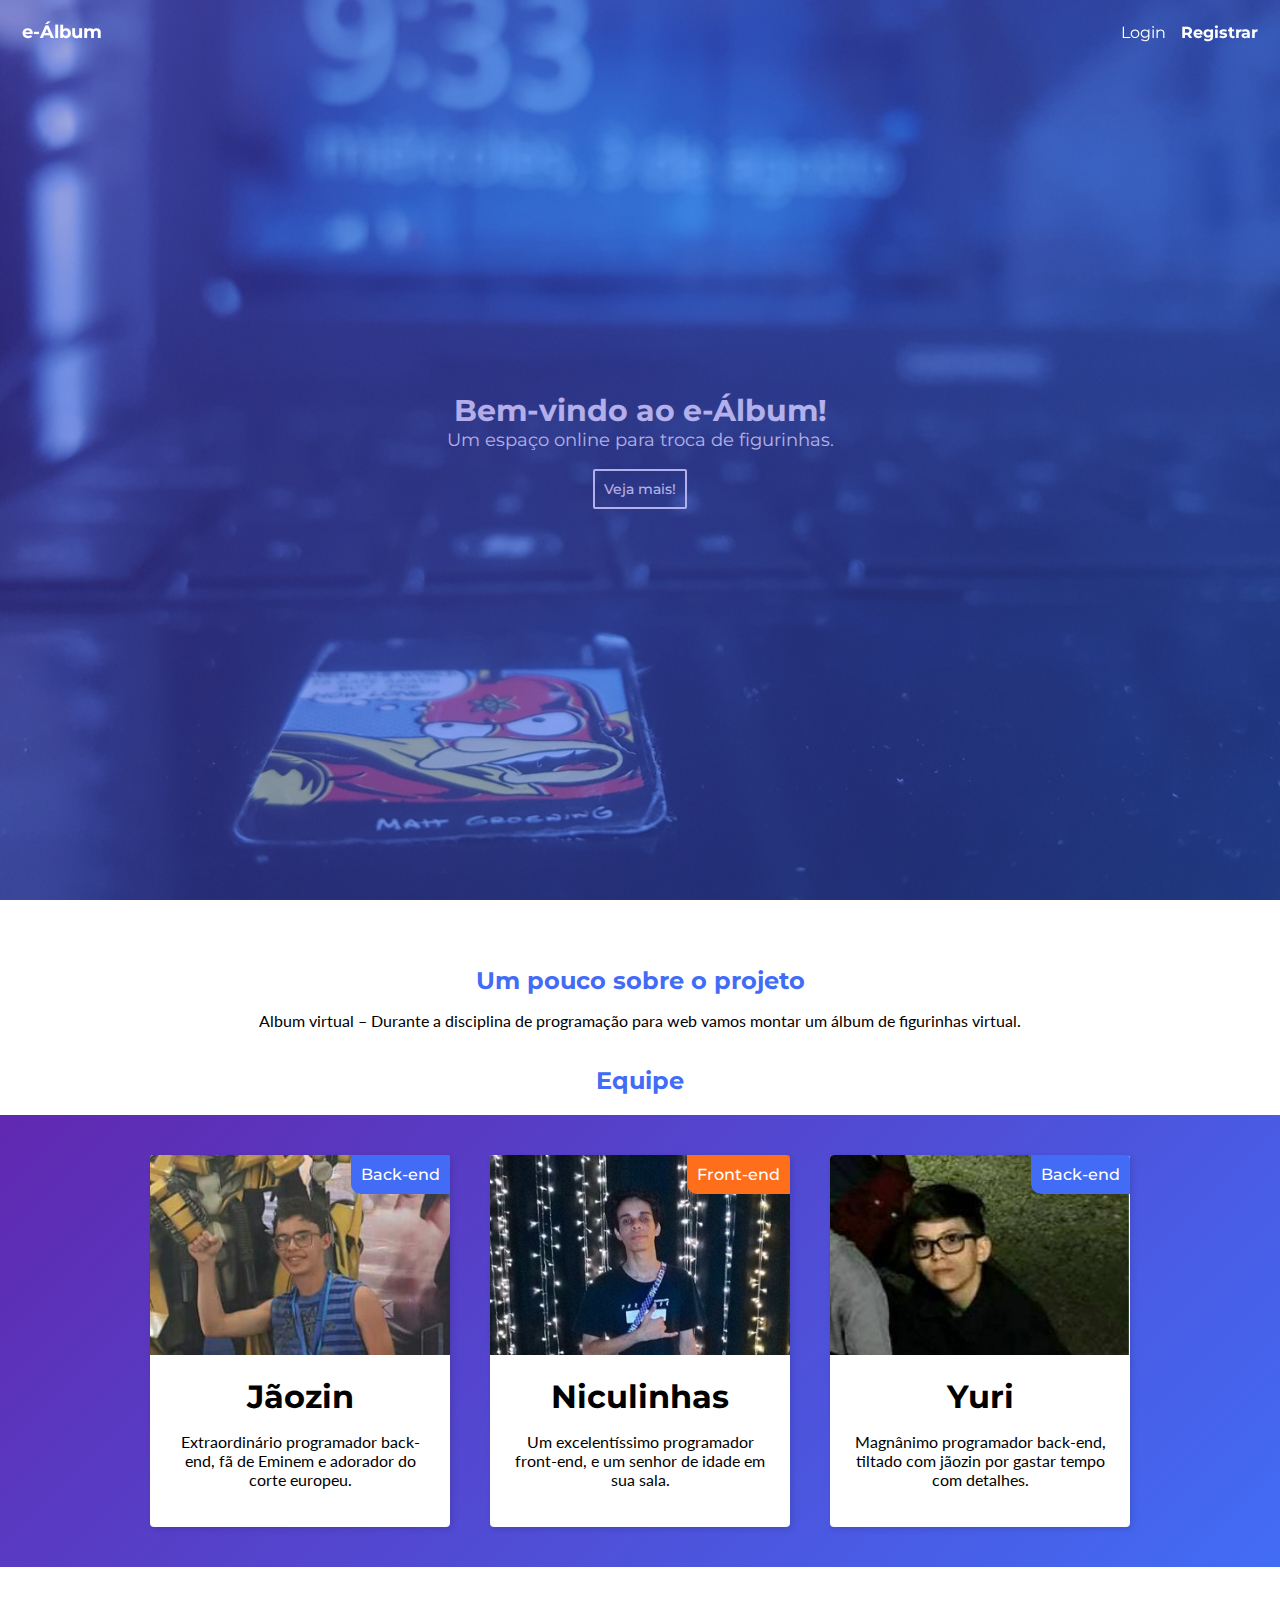
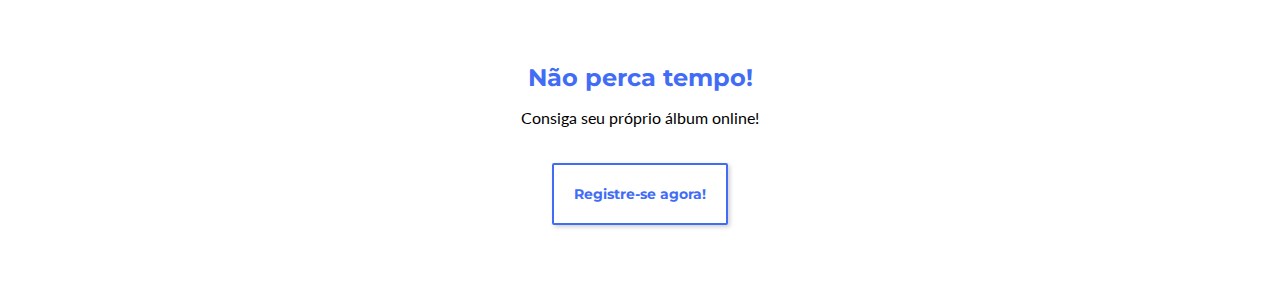
<file: index.html>
<!DOCTYPE html>
<html lang="pt-br">
<head>
    <meta charset="UTF-8">
    <meta name="viewport" content="width=device-width, initial-scale=1.0">
    <meta http-equiv="X-UA-Compatible" content="ie=edge">
    <link rel="shortcut icon" href="./icon/icon.png">
    <title>e-Álbum</title>
    <link rel="stylesheet" href="./css/index.css">
    <link rel="stylesheet" href="./css/animate.css">
    <link rel="stylesheet" href="./css/loading/nprogress.css">
</head>
<body>
    
    <main class="main-wrapper">
        <nav class="menu-bar">
            <span class="menu-home">e-Álbum</span>
            <div class="menu-account">
                <span class="menu-login"><a href="./pages/login.html">Login</a></span>
                <span class="menu-register"><a href="./pages/register.html">Registrar</a></span>
            </div>
        </nav>

        <section class="header">
            <div class="degrade"></div>
            <h1 class="header-title animated fadeInDown">Bem-vindo ao e-Álbum!</h1>
            <span class="header-subtitle animated fadeInUp">Um espaço online para troca de figurinhas.</span>
            <button class="header-cta animated fadeInUp"><a class="see-more" href="#bout">Veja mais!</a></button>
        </section>

        <section class="bout" id="bout">
            <h1 class="bout-title">Um pouco sobre o projeto</h1>
            <p class="bout-paragraph">Album virtual – Durante a disciplina de programação para web
                vamos montar um álbum de figurinhas virtual.</p>
            <h1 class="bout-subtitle">Equipe</h1>
            <div class="cards-row">
                <div class="bout-cards animated fade-first">
                        <div class="bout-card-avatar joaozin">
                            <div class="back-end">Back-end</div>
                        </div>
                        <div class="bout-card-content">
                            <h1 class="bout-card-title">Jãozin</h1>
                            <p>Extraordinário programador back-end, fã de Eminem e adorador do corte europeu.</p>
                        </div>
                </div>
                <div class="bout-cards animated fade-second">
                        <div class="bout-card-avatar niculinha">
                            <div class="front-end">Front-end</div>
                        </div>
                        <div class="bout-card-content">
                            <h1 class="bout-card-title">Niculinhas</h1>
                            <p>Um excelentíssimo programador front-end, e um senhor de idade em sua sala.</p>
                        </div>
                </div>
                <div class="bout-cards animated fade-last">
                        <div class="bout-card-avatar yuri">
                            <div class="back-end">Back-end</div>
                        </div>
                        <div class="bout-card-content">
                            <h1 class="bout-card-title">Yuri</h1>
                            <p>Magnânimo programador back-end, tiltado com jãozin por gastar tempo com detalhes.</p>
                        </div>
                </div>
            </div>
            <h1 class="bout-title-register">Não perca tempo!</h1>
            <p class="bout-paragraph">Consiga seu próprio álbum online!</p>
            <a class="bout-cta animated pulse infinite slower" href="./pages/register.html">Registre-se agora!</a>
        </section>
    </main>

    <script src="https://ajax.googleapis.com/ajax/libs/jquery/3.4.1/jquery.min.js"></script>
    <script src="./js/jquery.navpoints.js"></script>
    <script src="./js/parallaxie.js"></script>
    <script src="./js/nprogress.js"></script>
    <script src="./js/index.js"></script>
</body>
</html>
</file>
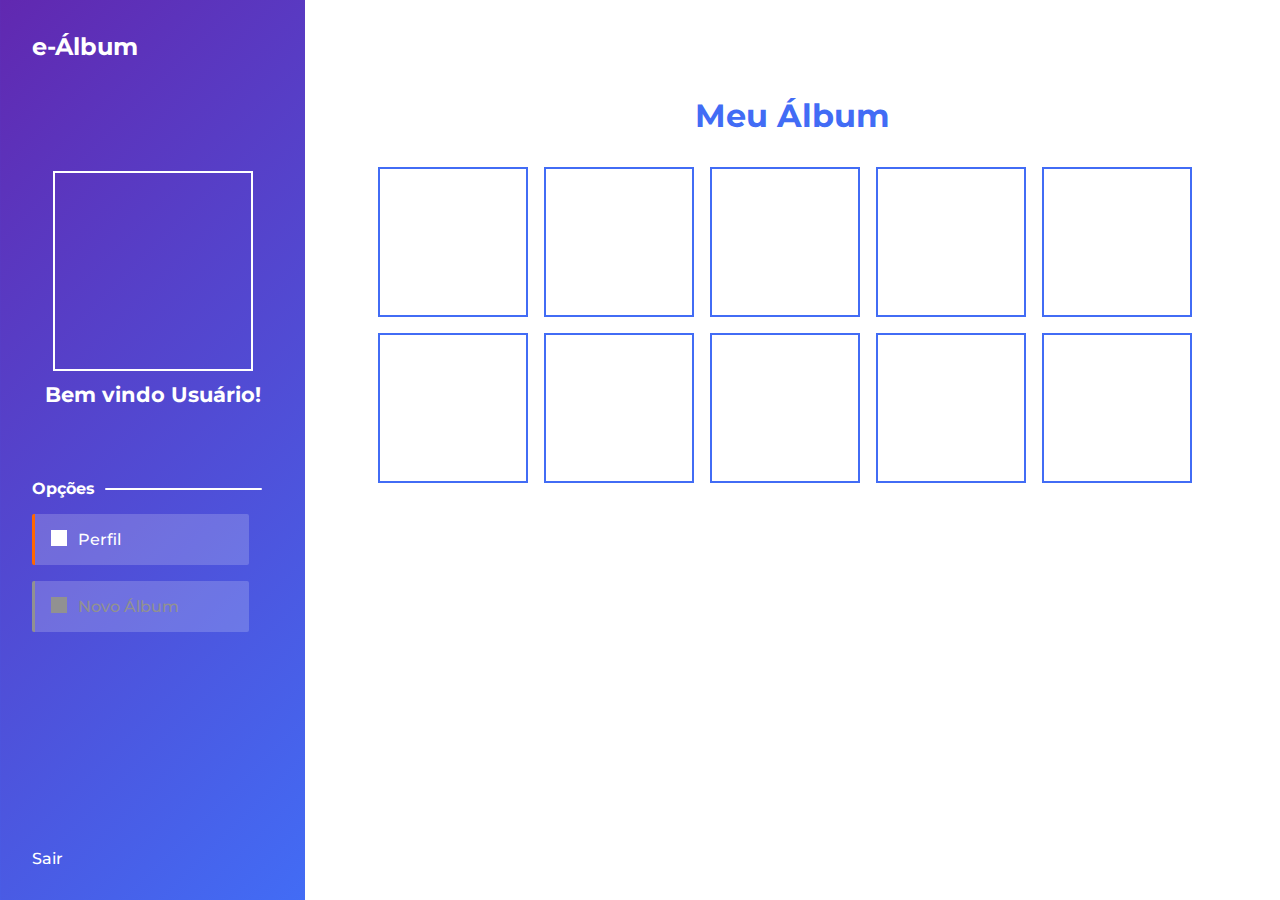
<file: pages/album.html>
<!DOCTYPE html>
<html lang="pt-br">
<head>
    <meta charset="UTF-8">
    <meta name="viewport" content="width=device-width, initial-scale=1.0">
    <meta http-equiv="X-UA-Compatible" content="ie=edge">
    <title>Bem vindo X</title> <!-- X = usuario logado (Session PHP) -->
    <link rel="shortcut icon" href="./icon/icon.png">
    <link rel="stylesheet" href="../css/album.css">
</head>
<body>
    <main class="wrapper">
        <nav class="side-menu">
            <h1 class="album-logo">e-Álbum</h1>
            <div class="profile-data">
                <div class="profile-img"></div>
                <h2 class="profile-welcome">Bem vindo Usuário!</h2><!-- Usuário = usuário logado (Session PHP) -->
            </div>
            <div class="options-menu">
                <h4 class="options-title">Opções</h4>
                <div class="options-btn">
                    <div class="options-btn-icon"></div>
                    <span class="options-btn-label">Perfil</span>
                </div>
                <div class="options-btn-disabled">
                    <div class="options-btn-icon"></div>
                    <span class="options-btn-label">Novo Álbum</span> <!-- pode ser útil no futuro
                                                                                por enquanto ta desabled -->
                </div>
            </div>
            <span class="log-out"><a href="php/controllers/logout.php">Sair</a></span> <!-- Session destroy aqui -->
        </nav>
        <section class="page-content">
            <div class="album">
                <h1 class="album-title">
                    Meu Álbum <!--  Muda o nome durante a criação de um novo album 
                                    (no futuro vai ser de seleções, dai esse titulo
                                    vão ser o nome das seleções) -->
                </h1>
                <div class="stickers-wrapper">
                    <div class="sticker"></div>
                    <div class="sticker"></div>
                    <div class="sticker"></div>
                    <div class="sticker"></div>
                    <div class="sticker"></div>
                    <div class="sticker"></div>
                    <div class="sticker"></div>
                    <div class="sticker"></div>
                    <div class="sticker"></div>
                    <div class="sticker"></div>
                </div>
            </div>
        </section>
    </main>
    
</body>
</html>
</file>
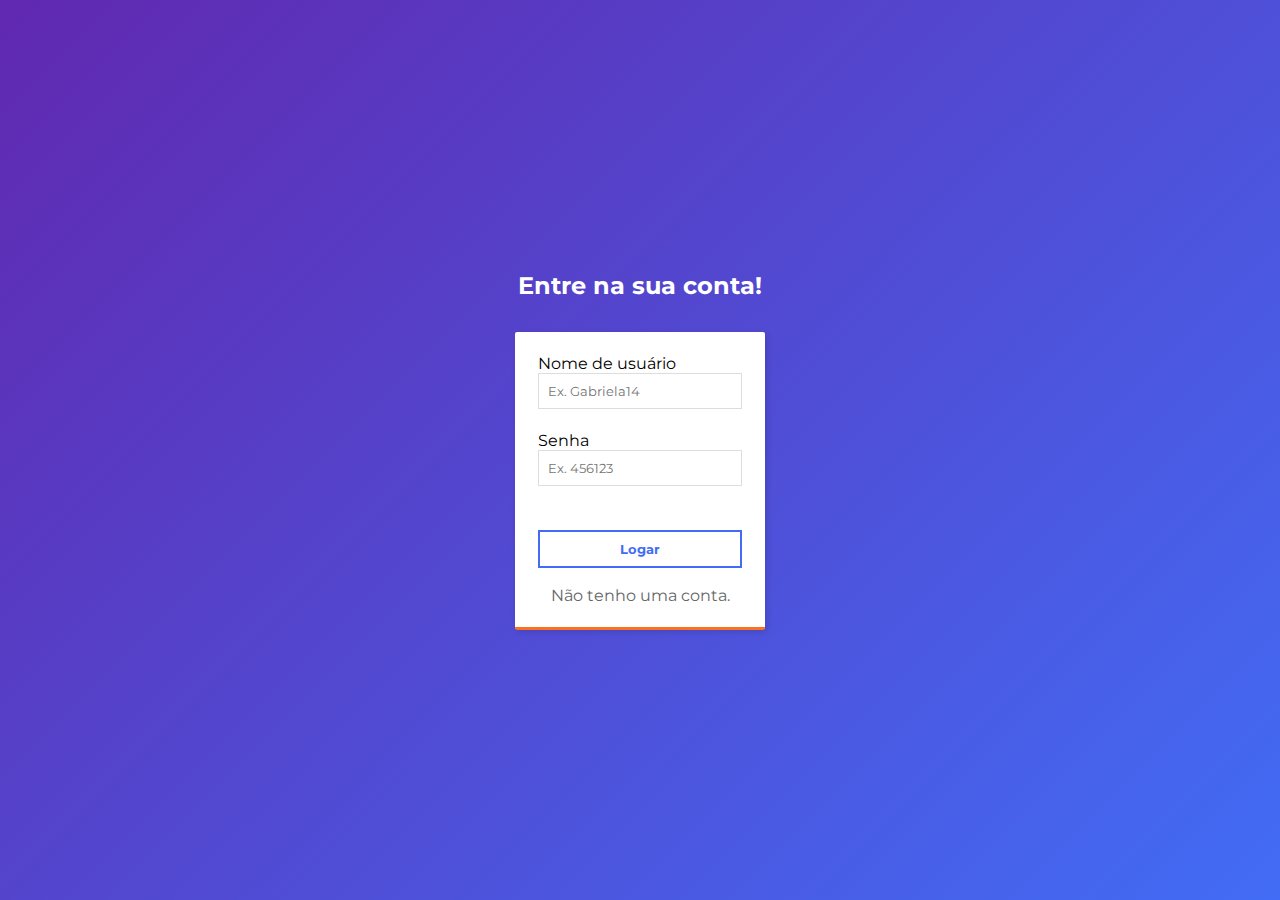
<file: pages/login.html>
<!DOCTYPE html>
<html lang="pt-br">
<head>
    <meta charset="UTF-8">
    <meta name="viewport" content="width=device-width, initial-scale=1.0">
    <meta http-equiv="X-UA-Compatible" content="ie=edge">
    <link rel="shortcut icon" href="./icon/icon.png">
    <title>Login</title>
    <link rel="stylesheet" href="../css/login.css">
    <link rel="stylesheet" href="../css/animate.css">
</head>
<body>
    <main class="main-wrapper">
        <h1 class="login-title animated fadeInDown">Entre na sua conta!</h1>
        <div class="login animated fadeInUp">    
            <form method="post" action="" class="login-form">    
                <label>Nome de usuário</label>
                <input type="text" name="name" placeholder="Ex. Gabriela14">
                <label>Senha</label>
                <input type="password" name="pass" placeholder="Ex. 456123">
                <div class="register-erro"></div>
                <button class="login-submit" type="submit">Logar</button>
            </form>
            
            <span class="login-register"><a href="register.html">Não tenho uma conta.</a></span>
        </div>
    </main>
    <script src="https://ajax.googleapis.com/ajax/libs/jquery/3.4.1/jquery.min.js"></script>
    <script src="../js/AJAX/login.js"></script>
</body>
</html>
</file>
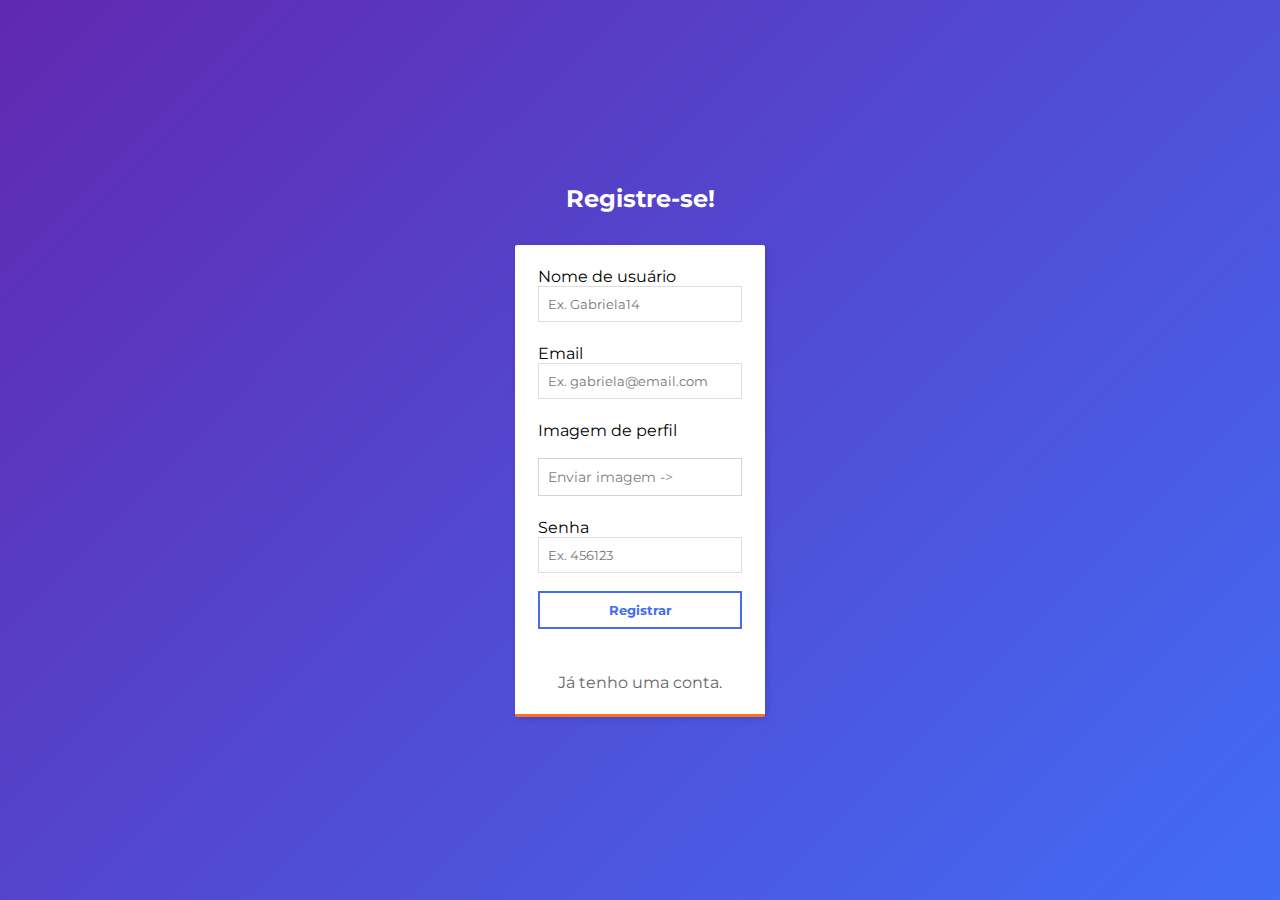
<file: pages/register.html>
<!DOCTYPE html>
<html lang="pt-br">
<head>
    <meta charset="UTF-8">
    <meta name="viewport" content="width=device-width, initial-scale=1.0">
    <meta http-equiv="X-UA-Compatible" content="ie=edge">
    <link rel="shortcut icon" href="./icon/icon.png">
    <title>Registrar-se</title>
    <link rel="stylesheet" href="../css/login.css">
    <link rel="stylesheet" href="../css/animate.css">
</head>
<body>
    <main class="main-wrapper">
        <h1 class="login-title animated fadeInDown">Registre-se!</h1>
        <div class="login animated fadeInUp">
            <form method="post" action="" enctype="multipart/form-data" class="login-form">    
                <label>Nome de usuário</label>
                <input type="text" name="name" placeholder="Ex. Gabriela14" required>
                <label>Email</label>
                <input type="email" name="email" placeholder="Ex. gabriela@email.com" required>
                <label>Imagem de perfil</label>
                <label class="fake-input-div" for="input-image">Enviar imagem -></label>
                <input type="file" name="path" id="input-image" required>
                <label>Senha</label>
                <input type="password" name="pass" placeholder="Ex. 456123" required>
                <button class="login-submit" type="submit">Registrar</button>
            </form>
            
            <div class="register-erro"></div>
            <span class="login-register"><a href="login.html">Já tenho uma conta.</a></span>
        </div>
    </main>

    <script src="https://ajax.googleapis.com/ajax/libs/jquery/3.4.1/jquery.min.js"></script>
    <script src="../js/AJAX/register.js"></script>
</body>
</html>
</file>
<file: css/index.css>
@import url(https://fonts.googleapis.com/css?family=Montserrat:100,100italic,200,200italic,300,300italic,regular,italic,500,500italic,600,600italic,700,700italic,800,800italic,900,900italic);
@import url(https://fonts.googleapis.com/css?family=Lato:100,100italic,300,300italic,regular,italic,700,700italic,900,900italic);
* {
  font-family: 'Montserrat', sans-serif;
  -webkit-box-sizing: border-box !important;
          box-sizing: border-box !important;
}

body {
  overflow-x: hidden;
  margin: 0;
  padding: 0;
}

h1 {
  margin: 0;
}

@media (min-width: 560px) {
  .header-title {
    font-size: 30px !important;
  }
  .header-subtitle {
    font-size: 18px !important;
  }
  .cards-row {
    -ms-flex-wrap: nowrap !important;
        flex-wrap: nowrap !important;
  }
  .bout-cards {
    margin: 20px !important;
    width: 300px !important;
  }
  .bout-card-avatar {
    height: 200px !important;
  }
}

.main-wrapper {
  display: -webkit-box;
  display: -ms-flexbox;
  display: flex;
  -webkit-box-orient: vertical;
  -webkit-box-direction: normal;
      -ms-flex-direction: column;
          flex-direction: column;
  position: relative;
}

.menu-bg {
  background-image: -webkit-gradient(linear, left top, left bottom, from(#fff), to(#0000));
  background-image: linear-gradient(#fff, #0000);
}

.menu-bg .menu-home {
  color: #000 !important;
  -webkit-transition-duration: 300ms;
          transition-duration: 300ms;
}

.menu-bg .menu-login {
  -webkit-transition-duration: 300ms;
          transition-duration: 300ms;
}

.menu-bg .menu-login a {
  color: #000 !important;
  font-weight: 500;
}

.menu-bg .menu-register {
  -webkit-transition-duration: 300ms;
          transition-duration: 300ms;
}

.menu-bg .menu-register a {
  color: #000 !important;
}

.menu-bar {
  z-index: 99;
  position: fixed;
  display: -webkit-box;
  display: -ms-flexbox;
  display: flex;
  top: 0;
  left: 0;
  width: 100vw;
  -webkit-box-align: center;
      -ms-flex-align: center;
          align-items: center;
  padding: 0 2ch;
  -webkit-box-pack: justify;
      -ms-flex-pack: justify;
          justify-content: space-between;
  height: 4em;
  -webkit-transition-duration: 400ms;
          transition-duration: 400ms;
}

.menu-bar .menu-account .menu-login {
  margin: 0 1ch 0 0;
  -webkit-transition-duration: 300ms;
          transition-duration: 300ms;
}

.menu-bar .menu-account .menu-login a {
  text-decoration: none;
  color: #fff;
}

.menu-bar .menu-account .menu-login a:hover {
  text-decoration: underline;
}

.menu-bar .menu-account .menu-register {
  font-weight: bold;
  -webkit-transition-duration: 300ms;
          transition-duration: 300ms;
}

.menu-bar .menu-account .menu-register a {
  text-decoration: none;
  color: #fff;
}

.menu-bar .menu-account .menu-register a:hover {
  text-decoration: underline;
}

.menu-bar .menu-home {
  font-weight: bold;
  cursor: default;
  font-size: 18px;
  color: #fff;
  -webkit-transition-duration: 300ms;
          transition-duration: 300ms;
}

/* HEADER */
.degrade {
  background-image: linear-gradient(-45deg, #426cf570, #6128B070);
  width: 100%;
  height: 100%;
  position: absolute;
}

.header {
  height: 100vh;
  width: 100vw;
  display: -webkit-box;
  display: -ms-flexbox;
  display: flex;
  -webkit-box-pack: center;
      -ms-flex-pack: center;
          justify-content: center;
  -webkit-box-align: center;
      -ms-flex-align: center;
          align-items: center;
  -webkit-box-orient: vertical;
  -webkit-box-direction: normal;
      -ms-flex-direction: column;
          flex-direction: column;
  background: url("../resources/imgs/index/header.jpg");
  background-size: cover;
  background-position: center;
  position: relative;
}

.header .header-title {
  -webkit-animation-duration: 1s;
          animation-duration: 1s;
  -webkit-animation-delay: 0.5s;
          animation-delay: 0.5s;
  font-size: 24px;
  color: #fff;
}

.header .header-subtitle {
  -webkit-animation-duration: 2s;
          animation-duration: 2s;
  -webkit-animation-delay: 0.8s;
          animation-delay: 0.8s;
  font-size: 14px;
  color: #fff;
}

.header .header-cta {
  -webkit-animation-duration: 1.5s;
          animation-duration: 1.5s;
  -webkit-animation-delay: 1.2s;
          animation-delay: 1.2s;
  background-color: #00000000;
  -webkit-transition-duration: 300ms;
          transition-duration: 300ms;
  border-radius: 2px;
  border: 2px solid #fff;
  cursor: pointer;
  margin: 2ch 0 0 0;
  font-size: 14px;
  font-weight: 500;
  padding: 1ch;
}

.header .header-cta a {
  text-decoration: none;
  color: #fff;
  width: 100%;
  height: 100%;
}

.header .header-cta:hover {
  background-color: #fff;
  -webkit-transition-duration: 300ms;
          transition-duration: 300ms;
}

.header .header-cta:hover a {
  color: #000;
}

/* BOUT */
.bout {
  height: auto;
  width: 100vw;
  display: -webkit-box;
  display: -ms-flexbox;
  display: flex;
  -webkit-box-orient: vertical;
  -webkit-box-direction: normal;
      -ms-flex-direction: column;
          flex-direction: column;
  padding: 6ch 0;
  -webkit-box-align: center;
      -ms-flex-align: center;
          align-items: center;
  -ms-flex-pack: distribute;
      justify-content: space-around;
  text-align: center;
}

.bout .bout-title {
  font-size: 24px;
  color: #426cf5;
}

.bout .bout-subtitle {
  font-size: 24px;
  color: #426cf5;
  margin: 20px;
}

.bout .bout-paragraph {
  font-family: 'Lato', sans-serif;
  width: 100%;
  padding: 0 2ch;
}

.bout .cards-row {
  display: -webkit-box;
  display: -ms-flexbox;
  display: flex;
  -ms-flex-wrap: wrap;
      flex-wrap: wrap;
  background-image: linear-gradient(-45deg, #426cf5, #6128B0);
  padding: 20px;
  width: 100vw;
  -webkit-box-pack: center;
      -ms-flex-pack: center;
          justify-content: center;
}

.bout .cards-row .fade-first {
  -webkit-animation-duration: 800ms;
          animation-duration: 800ms;
  -webkit-animation-delay: 500ms;
          animation-delay: 500ms;
}

.bout .cards-row .fade-second {
  -webkit-animation-duration: 800ms;
          animation-duration: 800ms;
  -webkit-animation-delay: 1s;
          animation-delay: 1s;
}

.bout .cards-row .fade-last {
  -webkit-animation-duration: 800ms;
          animation-duration: 800ms;
  -webkit-animation-delay: 1.5s;
          animation-delay: 1.5s;
}

.bout .cards-row .bout-cards {
  margin: 20px 0;
  background-color: #fff;
  width: 100%;
  border-radius: 4px;
  overflow: hidden;
  -webkit-box-shadow: 2px 2px 6px #00000020;
          box-shadow: 2px 2px 6px #00000020;
  -webkit-transition-duration: 300ms;
          transition-duration: 300ms;
}

.bout .cards-row .bout-cards:hover {
  -webkit-box-shadow: 3px 3px 6px #00000030;
          box-shadow: 3px 3px 6px #00000030;
  -webkit-transition-duration: 300ms;
          transition-duration: 300ms;
}

.bout .cards-row .bout-cards .bout-card-avatar {
  width: 100%;
  height: 14em;
}

.bout .cards-row .bout-cards .bout-card-content {
  padding: 2ch;
  display: -webkit-box;
  display: -ms-flexbox;
  display: flex;
  -webkit-box-pack: center;
      -ms-flex-pack: center;
          justify-content: center;
  -webkit-box-align: center;
      -ms-flex-align: center;
          align-items: center;
  -webkit-box-orient: vertical;
  -webkit-box-direction: normal;
      -ms-flex-direction: column;
          flex-direction: column;
  text-align: center;
}

.bout .cards-row .bout-cards .bout-card-content p {
  font-family: 'Lato', sans-serif;
}

.bout .cards-row .bout-cards .joaozin {
  background: url("../resources/imgs/index/team/jao.PNG");
  background-size: cover;
  position: relative;
}

.bout .cards-row .bout-cards .joaozin .back-end {
  cursor: default;
  position: absolute;
  color: #fff;
  font-weight: 500;
  background-color: #426cf5;
  padding: 10px;
  top: 0;
  right: 0;
  border-radius: 0 0 0 10px;
}

.bout .cards-row .bout-cards .yuri {
  background: url("../resources/imgs/index/team/yuri.PNG");
  background-size: cover;
  position: relative;
}

.bout .cards-row .bout-cards .yuri .back-end {
  cursor: default;
  position: absolute;
  color: #fff;
  font-weight: 500;
  background-color: #426cf5;
  padding: 10px;
  top: 0;
  right: 0;
  border-radius: 0 0 0 10px;
}

.bout .cards-row .bout-cards .niculinha {
  background: url("../resources/imgs/index/team/eu.PNG");
  background-size: cover;
  position: relative;
}

.bout .cards-row .bout-cards .niculinha .front-end {
  cursor: default;
  position: absolute;
  color: #fff;
  font-weight: 500;
  background-color: #ff6e1b;
  padding: 10px;
  top: 0;
  right: 0;
  border-radius: 0 0 0 10px;
}

.bout .bout-cta {
  -webkit-animation-duration: 1s;
          animation-duration: 1s;
  background-color: #fff;
  border: none;
  margin: 20px 0 0 0;
  padding: 2ch;
  border-radius: 2px;
  -webkit-box-shadow: 2px 2px 4px #00000030;
          box-shadow: 2px 2px 4px #00000030;
  border: 2px solid #426cf5;
  cursor: pointer;
  -webkit-transition-duration: 300ms;
          transition-duration: 300ms;
  text-decoration: none;
  color: #426cf5;
  font-size: 14px;
  font-weight: bolder;
  font-family: 'Montserrat', sans-serif;
}

.bout .bout-cta:hover {
  border: 2px solid #426cf5;
  background-color: #426cf5;
  -webkit-transition-duration: 300ms;
          transition-duration: 300ms;
  color: #fff;
}

.use {
  width: 100vw;
  height: 100vh;
}

.bout-title-register {
  color: #426cf5;
  font-size: 24px;
  margin: 4em 0 0 0;
}
/*# sourceMappingURL=index.css.map */
</file>
<file: css/loading/nprogress.css>
/* Make clicks pass-through */
#nprogress {
  pointer-events: none;
}

#nprogress .bar {
  background: #fc7120;

  position: fixed;
  z-index: 1031;
  top: 0;
  left: 0;

  width: 100%;
  height: 2px;
}

/* Fancy blur effect */
#nprogress .peg {
  display: block;
  position: absolute;
  right: 0px;
  width: 100px;
  height: 100%;
  box-shadow: 0 0 10px #fc7120, 0 0 5px #fc7120;
  opacity: 1.0;

  -webkit-transform: rotate(3deg) translate(0px, -4px);
      -ms-transform: rotate(3deg) translate(0px, -4px);
          transform: rotate(3deg) translate(0px, -4px);
}

/* Remove these to get rid of the spinner */
#nprogress .spinner {
  display: block;
  position: fixed;
  z-index: 1031;
  top: 15px;
  right: 15px;
}

#nprogress .spinner-icon {
  width: 18px;
  height: 18px;
  box-sizing: border-box;

  border: solid 2px transparent;
  border-top-color: #fc7120;
  border-left-color: #fc7120;
  border-radius: 50%;

  -webkit-animation: nprogress-spinner 400ms linear infinite;
          animation: nprogress-spinner 400ms linear infinite;
}

.nprogress-custom-parent {
  overflow: hidden;
  position: relative;
}

.nprogress-custom-parent #nprogress .spinner,
.nprogress-custom-parent #nprogress .bar {
  position: absolute;
}

@-webkit-keyframes nprogress-spinner {
  0%   { -webkit-transform: rotate(0deg); }
  100% { -webkit-transform: rotate(360deg); }
}
@keyframes nprogress-spinner {
  0%   { transform: rotate(0deg); }
  100% { transform: rotate(360deg); }
}
</file>
<file: css/album.css>
@import url(https://fonts.googleapis.com/css?family=Montserrat:100,100italic,200,200italic,300,300italic,regular,italic,500,500italic,600,600italic,700,700italic,800,800italic,900,900italic);
@import url(https://fonts.googleapis.com/css?family=Lato:100,100italic,300,300italic,regular,italic,700,700italic,900,900italic);
* {
  font-family: 'Montserrat', sans-serif;
  -webkit-box-sizing: border-box !important;
          box-sizing: border-box !important;
  text-decoration: none;
}

body {
  margin: 0;
  padding: 0;
}

h1, h2, h3, h4 {
  margin: 0;
}

@media (min-width: 528px) {
  .confirm-modal {
    margin: 10% 0 0 0 !important;
  }
}

.wrapper {
  display: -webkit-box;
  display: -ms-flexbox;
  display: flex;
}

.side-menu {
  width: 30vw;
  height: 100vh;
  display: -webkit-box;
  display: -ms-flexbox;
  display: flex;
  padding: 2em;
  -webkit-box-orient: vertical;
  -webkit-box-direction: normal;
      -ms-flex-direction: column;
          flex-direction: column;
  -ms-flex-pack: distribute;
      justify-content: space-around;
  background-image: linear-gradient(-45deg, #426cf5, #6128B0);
  background-position: center;
}

.side-menu .album-logo {
  -webkit-box-flex: 0;
      -ms-flex: 0;
          flex: 0;
  color: #fff;
  -ms-flex-preferred-size: 0;
      flex-basis: 0;
  font-size: 24px;
  margin: 0 0 2em 0;
}

.side-menu .profile-data {
  -webkit-box-flex: 1;
      -ms-flex: 1;
          flex: 1;
  display: -webkit-box;
  display: -ms-flexbox;
  display: flex;
  -webkit-box-pack: center;
      -ms-flex-pack: center;
          justify-content: center;
  -webkit-box-align: center;
      -ms-flex-align: center;
          align-items: center;
  -webkit-box-orient: vertical;
  -webkit-box-direction: normal;
      -ms-flex-direction: column;
          flex-direction: column;
}

.side-menu .profile-data .profile-img {
  width: 200px;
  height: 200px;
  overflow: hidden;
  border: 2px solid #fff;
  position: relative;
}

.side-menu .profile-data .profile-img img {
  position: absolute;
}

.side-menu .profile-data .profile-welcome {
  color: #fff;
  margin: 10px 0;
  font-size: 16pt;
}

.side-menu .options-menu {
  -webkit-box-flex: 1;
      -ms-flex: 1;
          flex: 1;
}

.side-menu .options-menu .options-title {
  color: #fff;
  position: relative;
}

.side-menu .options-menu .options-title::after {
  content: '';
  position: absolute;
  top: 50%;
  -webkit-transform: translate(0, -50%);
          transform: translate(0, -50%);
  margin: 0 0 0 10px;
  height: 2px;
  display: inline-block;
  -webkit-box-sizing: border-box;
          box-sizing: border-box;
  width: 65%;
  border-radius: 5px;
  background-color: #fff;
}

.side-menu .options-menu .options-btn {
  width: 90%;
  border-radius: 2px;
  border-left: 3px solid #ff6600;
  background-color: #ffffff30;
  padding: 1em;
  cursor: pointer;
  display: -webkit-box;
  display: -ms-flexbox;
  display: flex;
  -webkit-transition: ease-in-out;
  transition: ease-in-out;
  -webkit-transition-duration: 200ms;
          transition-duration: 200ms;
  font-weight: 500;
  margin: 1em 0 0 0;
}

.side-menu .options-menu .options-btn:hover {
  background-color: #fff;
}

.side-menu .options-menu .options-btn:hover .options-btn-label {
  color: #426cf5;
}

.side-menu .options-menu .options-btn .options-btn-icon {
  width: 16px;
  height: 16px;
  background-color: #fff;
  margin: 0 1ch 0 0;
}

.side-menu .options-menu .options-btn .options-btn-label {
  color: #fff;
}

.side-menu .options-menu .options-btn-disabled {
  width: 90%;
  border-radius: 2px;
  border-left: 3px solid #919191;
  background-color: #ffffff30;
  padding: 1em;
  cursor: default;
  display: -webkit-box;
  display: -ms-flexbox;
  display: flex;
  -webkit-transition: ease-in-out;
  transition: ease-in-out;
  -webkit-transition-duration: 200ms;
          transition-duration: 200ms;
  font-weight: 500;
  margin: 1em 0 0 0;
}

.side-menu .options-menu .options-btn-disabled .options-btn-icon {
  width: 16px;
  height: 16px;
  background-color: #919191;
  margin: 0 1ch 0 0;
}

.side-menu .options-menu .options-btn-disabled .options-btn-label {
  color: #919191;
}

.side-menu .log-out a {
  color: #fff;
  text-decoration: none;
  font-weight: 500;
}

.side-menu .log-out a:hover {
  text-decoration: underline;
}

.page-content {
  width: 100%;
  height: 100vh;
  overflow-y: scroll;
  padding: 6em 20px;
}

.page-content .album {
  width: 100%;
  display: -webkit-box;
  display: -ms-flexbox;
  display: flex;
  -webkit-box-orient: vertical;
  -webkit-box-direction: normal;
      -ms-flex-direction: column;
          flex-direction: column;
  -webkit-box-pack: center;
      -ms-flex-pack: center;
          justify-content: center;
  -webkit-box-align: center;
      -ms-flex-align: center;
          align-items: center;
}

.page-content .album .album-title {
  color: #426cf5;
  margin: 0 0 1em 0;
}

.page-content .album .stickers-wrapper {
  display: -webkit-box;
  display: -ms-flexbox;
  display: flex;
  -ms-flex-flow: wrap;
      flex-flow: wrap;
  -webkit-box-pack: center;
      -ms-flex-pack: center;
          justify-content: center;
}

.page-content .album .stickers-wrapper .sticker {
  margin: 0 1em 1em 0;
  width: 150px;
  height: 150px;
  border: 2px solid #426cf5;
}

.player-disabled {
  -webkit-transition: ease-in-out;
  transition: ease-in-out;
  -webkit-transition-duration: 600ms;
          transition-duration: 600ms;
  overflow: hidden;
}

.player-disabled img {
  height: 100%;
  -webkit-filter: grayscale(100%);
  filter: grayscale(100%);
  -webkit-filter: gray;
          filter: gray;
  /* IE */
}

.player-enabled {
  -webkit-transition: ease-in-out;
  transition: ease-in-out;
  -webkit-transition-duration: 600ms;
          transition-duration: 600ms;
  overflow: hidden;
}

.player-enabled img {
  height: 100%;
}

.hidden {
  -webkit-transition: ease-in-out;
  transition: ease-in-out;
  -webkit-transition-duration: 1s;
          transition-duration: 1s;
  display: none !important;
  transition: ease-in-out;
  -webkit-transition-duration: 100ms;
          transition-duration: 100ms;
}

.modal-wrapper {
  -webkit-transition: ease-in-out;
  transition: ease-in-out;
  -webkit-transition-duration: 100ms;
          transition-duration: 100ms;
  z-index: 99;
  width: 100vw;
  height: 100vh;
  display: -webkit-box;
  display: -ms-flexbox;
  display: flex;
  padding: 0 20px;
  -webkit-box-pack: center;
      -ms-flex-pack: center;
          justify-content: center;
  -webkit-box-align: start;
      -ms-flex-align: start;
          align-items: flex-start;
  position: absolute;
  top: 0;
  left: 0;
  background-color: #0008;
}

.confirm-modal {
  margin: 40% 0 0 0;
  border-radius: 4px;
  display: -webkit-box;
  display: -ms-flexbox;
  display: flex;
  -webkit-box-orient: vertical;
  -webkit-box-direction: normal;
      -ms-flex-direction: column;
          flex-direction: column;
  padding: 2ch;
  background-color: #fff;
  z-index: 199;
}

.confirm-modal .modal-submit {
  background-color: #fff;
  border: 2px solid #426cf5;
  border-radius: 4px;
  padding: 1ch;
  font-weight: bold;
  color: #426cf5;
  margin: 2ch 0;
  -webkit-transition: ease-in-out;
  transition: ease-in-out;
  -webkit-transition-duration: 150ms;
          transition-duration: 150ms;
  cursor: pointer;
}

.confirm-modal .modal-submit:hover {
  background-color: #426cf5;
  color: #fff;
}

.confirm-modal .modal-cancel {
  background-color: #fff;
  border: 2px solid red;
  border-radius: 4px;
  padding: 1ch;
  font-weight: bold;
  color: red;
  -webkit-transition: ease-in-out;
  transition: ease-in-out;
  -webkit-transition-duration: 150ms;
          transition-duration: 150ms;
  cursor: pointer;
}

.confirm-modal .modal-cancel:hover {
  background-color: red;
  color: #fff;
}

.modal-background {
  width: 100vw;
  height: 100vh;
  position: absolute;
  top: 0;
  left: 0;
}

.collapsed-wrapper {
  -webkit-transition: ease-in-out;
  transition: ease-in-out;
  -webkit-transition-duration: 1s;
          transition-duration: 1s;
  position: absolute;
  width: 100vw;
  height: 100vh;
  z-index: 200;
  background-image: linear-gradient(-45deg, #426cf5, #6128B0);
  display: -webkit-box;
  display: -ms-flexbox;
  display: flex;
  -webkit-box-pack: center;
      -ms-flex-pack: center;
          justify-content: center;
  -webkit-box-align: center;
      -ms-flex-align: center;
          align-items: center;
}

.collapsed-wrapper .collapsed-options {
  display: -webkit-box;
  display: -ms-flexbox;
  display: flex;
  -webkit-box-orient: vertical;
  -webkit-box-direction: normal;
      -ms-flex-direction: column;
          flex-direction: column;
  height: 100%;
  width: 100vw;
  padding: 2em;
  -webkit-box-pack: justify;
      -ms-flex-pack: justify;
          justify-content: space-between;
  -webkit-box-align: center;
      -ms-flex-align: center;
          align-items: center;
  position: relative;
}

.collapsed-wrapper .collapsed-options .close-collapsed {
  background-color: #0000;
  border: none;
  color: #fff;
  font-size: 24px;
  -ms-flex-item-align: end;
      align-self: flex-end;
  font-weight: bold;
}

.collapsed-wrapper .collapsed-options .profile-data {
  display: -webkit-box;
  display: -ms-flexbox;
  display: flex;
  -webkit-box-orient: vertical;
  -webkit-box-direction: normal;
      -ms-flex-direction: column;
          flex-direction: column;
  -webkit-box-pack: center;
      -ms-flex-pack: center;
          justify-content: center;
  -webkit-box-align: center;
      -ms-flex-align: center;
          align-items: center;
}

.collapsed-wrapper .collapsed-options .profile-data .profile-img {
  width: 200px;
  height: 200px;
  border: 2px solid #fff;
  overflow: hidden;
  position: relative;
}

.collapsed-wrapper .collapsed-options .profile-data .profile-img img {
  position: absolute;
}

.collapsed-wrapper .collapsed-options .profile-data .profile-welcome {
  color: #fff;
  margin: 10px 0 0 0;
  font-size: 16pt;
}

.collapsed-wrapper .collapsed-options .options-menu {
  width: 100%;
}

.collapsed-wrapper .collapsed-options .options-menu .options-btn-disabled {
  width: 100%;
  border-radius: 2px;
  border-left: 3px solid #919191;
  background-color: #ffffff30;
  padding: 1em;
  cursor: default;
  display: -webkit-box;
  display: -ms-flexbox;
  display: flex;
  -webkit-transition: ease-in-out;
  transition: ease-in-out;
  -webkit-transition-duration: 200ms;
          transition-duration: 200ms;
  font-weight: 500;
  margin: 1em 0 0 0;
}

.collapsed-wrapper .collapsed-options .options-menu .options-btn-disabled .options-btn-icon {
  width: 16px;
  height: 16px;
  background-color: #919191;
  margin: 0 1ch 0 0;
}

.collapsed-wrapper .collapsed-options .options-menu .options-btn-disabled .options-btn-label {
  color: #919191;
}

.collapsed-wrapper .collapsed-options .options-menu .options-title {
  color: #fff;
  position: relative;
}

.collapsed-wrapper .collapsed-options .options-menu .options-title::after {
  content: '';
  position: absolute;
  top: 50%;
  -webkit-transform: translate(0, -50%);
          transform: translate(0, -50%);
  margin: 0 0 0 10px;
  height: 2px;
  display: inline-block;
  -webkit-box-sizing: border-box;
          box-sizing: border-box;
  width: 65%;
  border-radius: 5px;
  background-color: #fff;
}

.collapsed-wrapper .collapsed-options .options-menu .options-btn {
  width: 100%;
  border-radius: 2px;
  border-left: 3px solid #ff6600;
  background-color: #ffffff30;
  padding: 1em;
  cursor: pointer;
  display: -webkit-box;
  display: -ms-flexbox;
  display: flex;
  -webkit-transition: ease-in-out;
  transition: ease-in-out;
  -webkit-transition-duration: 200ms;
          transition-duration: 200ms;
  font-weight: 500;
  margin: 1em 0 0 0;
}

.collapsed-wrapper .collapsed-options .options-menu .options-btn:hover {
  background-color: #fff;
}

.collapsed-wrapper .collapsed-options .options-menu .options-btn:hover .options-btn-label {
  color: #426cf5;
}

.collapsed-wrapper .collapsed-options .options-menu .options-btn .options-btn-icon {
  width: 16px;
  height: 16px;
  background-color: #fff;
  margin: 0 1ch 0 0;
}

.collapsed-wrapper .collapsed-options .options-menu .options-btn .options-btn-label {
  color: #fff;
}

.collapsed-wrapper .collapsed-options .log-out a {
  color: #fff;
  text-decoration: none;
  font-weight: 500;
}

.collapsed-wrapper .collapsed-options .log-out a:hover {
  text-decoration: underline;
}

.collapsed-menu {
  width: 100vw;
  z-index: 200;
  position: fixed;
  top: 0;
  padding: 2ch 2em;
  display: -webkit-box;
  display: -ms-flexbox;
  display: flex;
  -webkit-box-pack: justify;
      -ms-flex-pack: justify;
          justify-content: space-between;
  background-image: linear-gradient(-45deg, #426cf5, #6128B0);
}

.collapsed-menu .album-logo {
  color: #fff;
}

.collapsed-menu .hamburger-menu {
  background-color: #0000;
  color: #fff;
  font-weight: bold;
  font-size: 24px;
  border: none;
}
/*# sourceMappingURL=album.css.map */
</file>
<file: css/login.css>
@import url(https://fonts.googleapis.com/css?family=Montserrat:100,100italic,200,200italic,300,300italic,regular,italic,500,500italic,600,600italic,700,700italic,800,800italic,900,900italic);
@import url(https://fonts.googleapis.com/css?family=Lato:100,100italic,300,300italic,regular,italic,700,700italic,900,900italic);
* {
  font-family: 'Montserrat', sans-serif;
  -webkit-box-sizing: border-box !important;
          box-sizing: border-box !important;
}

body {
  overflow-x: hidden;
  margin: 0;
  padding: 0;
}

h1 {
  margin: 0;
}

.main-wrapper {
  width: 100vw;
  height: 100vh;
  display: -webkit-box;
  display: -ms-flexbox;
  display: flex;
  -webkit-box-orient: vertical;
  -webkit-box-direction: normal;
      -ms-flex-direction: column;
          flex-direction: column;
  -webkit-box-pack: center;
      -ms-flex-pack: center;
          justify-content: center;
  -webkit-box-align: center;
      -ms-flex-align: center;
          align-items: center;
  background-image: linear-gradient(-45deg, #426cf5, #6128B0);
}

.register-erro {
  color: red;
  padding: 5px;
  margin: 1em 0 0 0;
}

#input-image {
  display: none;
}

.fake-input-div {
  width: 100%;
  padding: 1ch;
  color: grey;
  border: 1px solid lightgrey;
  font-size: 14px;
  -webkit-transition: ease-in-out;
  transition: ease-in-out;
  -webkit-transition-duration: 150ms;
          transition-duration: 150ms;
  cursor: pointer;
}

.fake-input-div:hover {
  background-color: #426cf5;
  color: #fff;
  border: 1px solid #426cf5;
}

.fake-input-div-active {
  border: 1px solid #426cf5;
  color: #426cf5;
}

.login-title {
  font-size: 24px;
  color: #fff;
  margin: 0 0 2ch 0;
  text-align: center;
}

.login {
  -webkit-animation-delay: 300ms;
          animation-delay: 300ms;
  text-align: center;
  padding: 0 2ch;
  width: 250px;
  max-width: 250px;
  display: -webkit-box;
  display: -ms-flexbox;
  display: flex;
  -webkit-box-align: center;
      -ms-flex-align: center;
          align-items: center;
  -ms-flex-pack: distribute;
      justify-content: space-around;
  -webkit-box-orient: vertical;
  -webkit-box-direction: normal;
      -ms-flex-direction: column;
          flex-direction: column;
  background-color: #fff;
  -webkit-box-shadow: 2px 2px 6px #00000020;
          box-shadow: 2px 2px 6px #00000020;
  border-radius: 2px;
  border-bottom: 3px solid #fc7120;
}

.login .login-form {
  display: -webkit-box;
  display: -ms-flexbox;
  display: flex;
  text-align: left;
  -webkit-box-orient: vertical;
  -webkit-box-direction: normal;
      -ms-flex-direction: column;
          flex-direction: column;
}

.login .login-form label {
  margin: 2ch 0 0 0;
}

.login .login-form input {
  padding: 1ch;
  border: 1px solid #ddd;
  -webkit-transition-duration: 200ms;
          transition-duration: 200ms;
}

.login .login-form input:focus {
  border: 1px solid #426cf5;
  -webkit-transition-duration: 200ms;
          transition-duration: 200ms;
}

.login .login-register {
  margin: 0 0 2ch 0;
}

.login .login-register a {
  text-decoration: none;
  color: #666;
}

.login .login-register a:hover {
  text-decoration: underline;
}

.login .login-submit {
  background-color: #fff;
  border: 2px solid #426cf5;
  padding: 1ch;
  font-weight: bold;
  color: #426cf5;
  cursor: pointer;
  width: 100%;
  margin: 2ch 0;
  -webkit-transition-duration: 300ms;
          transition-duration: 300ms;
}

.login .login-submit:hover {
  background-color: #426cf5;
  color: #fff;
  -webkit-transition-duration: 300ms;
          transition-duration: 300ms;
}
/*# sourceMappingURL=login.css.map */
</file>
